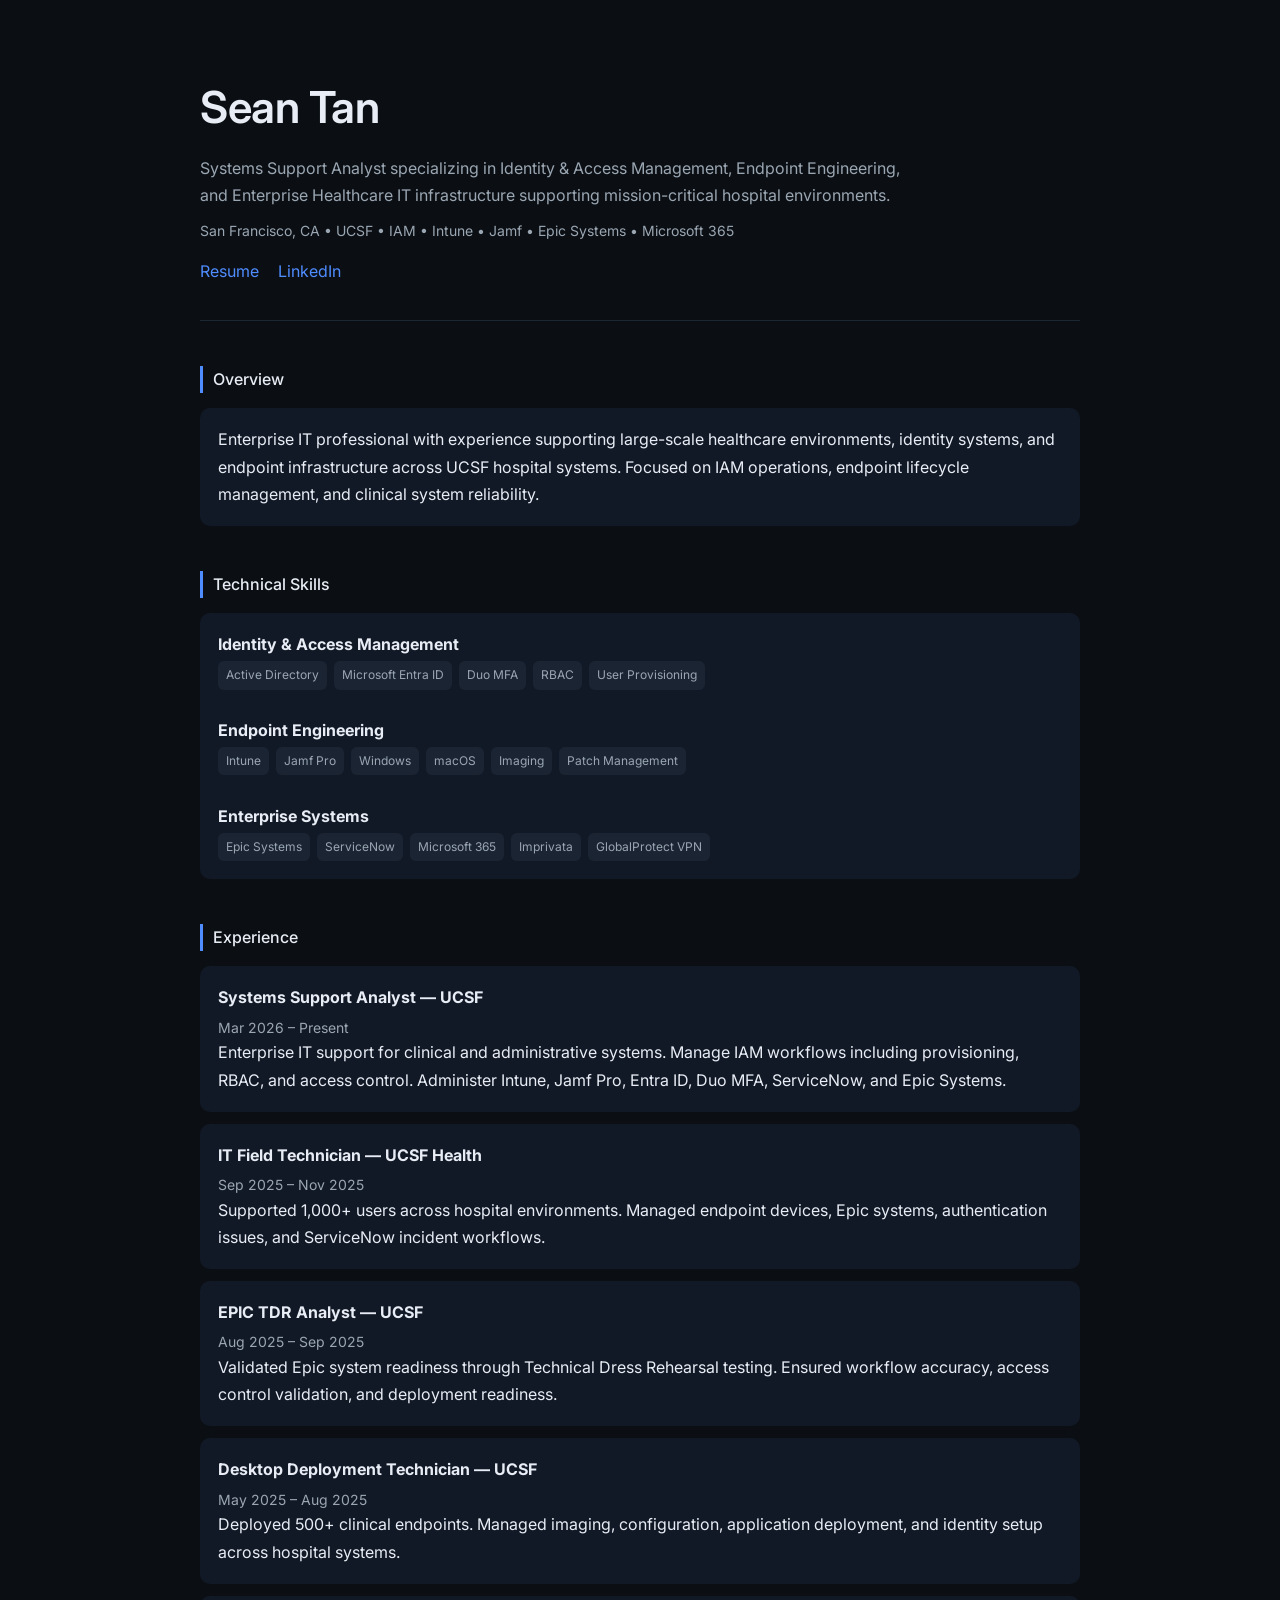
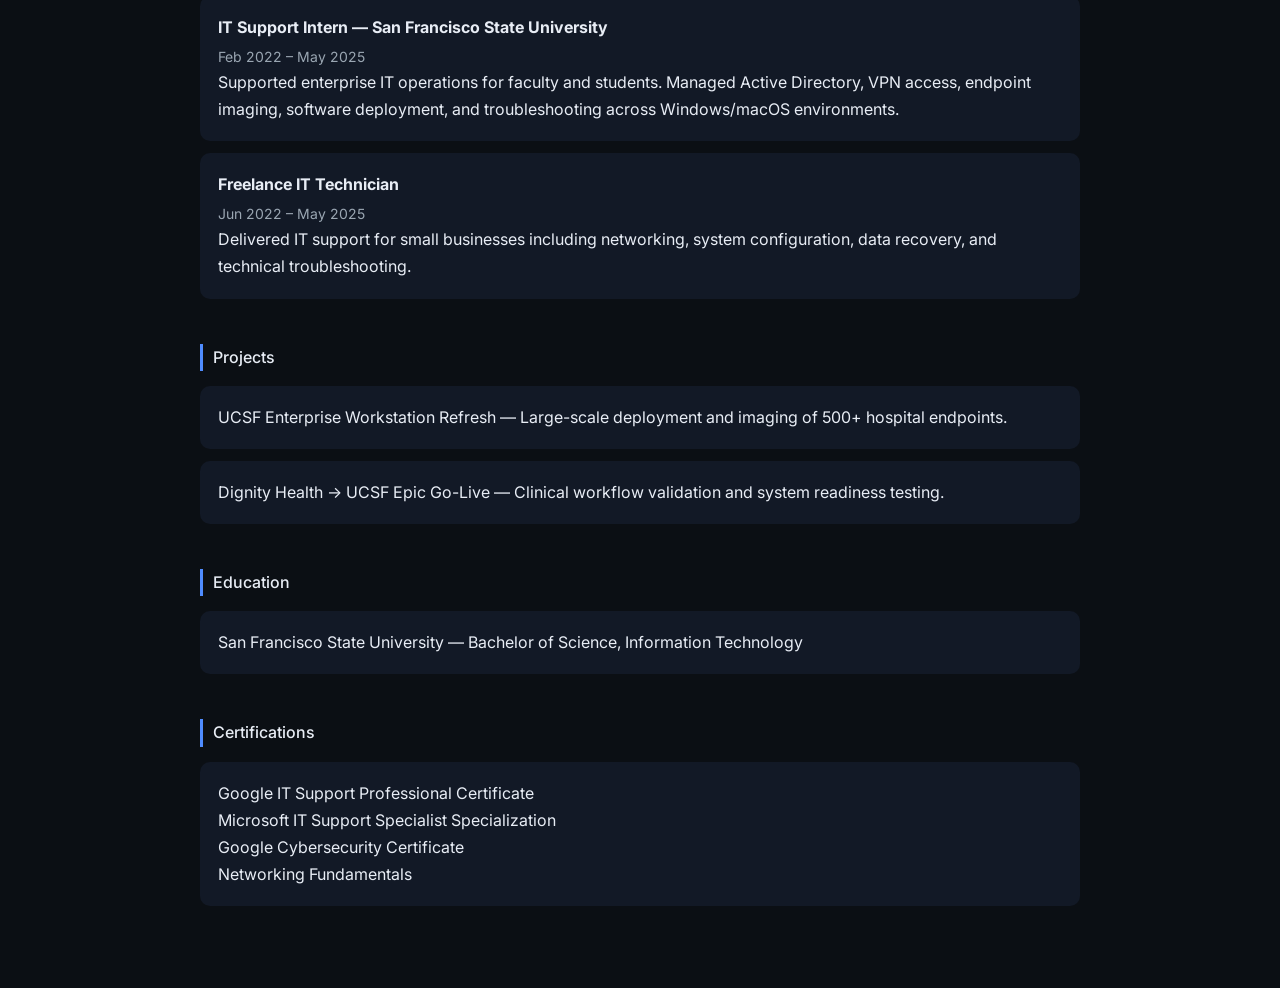
<file: index.html>
<!DOCTYPE html>
<html lang="en">
<head>
<meta charset="UTF-8">
<meta name="viewport" content="width=device-width, initial-scale=1.0">

<title>Sean Tan | Systems Support Analyst</title>

<link href="https://fonts.googleapis.com/css2?family=Inter:wght@300;400;500;600&display=swap" rel="stylesheet">

<style>
:root{
  --bg:#0b0f14;
  --card:#121926;
  --text:#e8edf5;
  --muted:#9aa6b2;
  --accent:#4f8cff;
}

*{
  margin:0;
  padding:0;
  box-sizing:border-box;
  font-family:Inter;
}

body{
  background:var(--bg);
  color:var(--text);
  line-height:1.7;
  overflow-x:hidden;
}

/* layout */
.container{
  max-width:920px;
  margin:auto;
  padding:70px 20px;
}

/* HERO */
.hero{
  opacity:0;
  transform:translateY(20px);
  animation:fadeUp 0.8s ease forwards;
}

.hero h1{
  font-size:44px;
  font-weight:600;
  letter-spacing:-0.5px;
}

.hero p{
  color:var(--muted);
  margin-top:10px;
  max-width:700px;
}

/* LINKS */
.links{
  margin-top:15px;
}

.links a{
  margin-right:15px;
  color:var(--accent);
  text-decoration:none;
}

/* SECTION ANIMATION */
.section{
  margin-top:45px;
  opacity:0;
  transform:translateY(25px);
  animation:fadeUp 0.8s ease forwards;
  animation-delay:0.2s;
  animation-fill-mode:forwards;
}

.section:nth-child(3){animation-delay:0.2s;}
.section:nth-child(4){animation-delay:0.3s;}
.section:nth-child(5){animation-delay:0.4s;}
.section:nth-child(6){animation-delay:0.5s;}
.section:nth-child(7){animation-delay:0.6s;}
.section:nth-child(8){animation-delay:0.7s;}

.section h2{
  font-size:16px;
  font-weight:500;
  color:var(--text);
  border-left:3px solid var(--accent);
  padding-left:10px;
  margin-bottom:15px;
}

/* CARD */
.card{
  background:var(--card);
  padding:18px;
  border-radius:10px;
  margin-bottom:12px;
  transition:transform 0.25s ease, background 0.25s ease;
}

.card:hover{
  transform:translateY(-3px);
  background:#162033;
}

.meta{
  color:var(--muted);
  font-size:14px;
  margin-top:4px;
}

/* TAGS */
.tag{
  display:inline-block;
  background:#1b2433;
  padding:4px 8px;
  margin:3px 3px 0 0;
  border-radius:6px;
  font-size:12px;
  color:var(--muted);
}

/* divider */
hr{
  border:none;
  border-top:1px solid #1d2633;
  margin:35px 0;
}

/* animations */
@keyframes fadeUp{
  to{
    opacity:1;
    transform:translateY(0);
  }
}
</style>

</head>

<body>

<div class="container">

<!-- HERO -->
<div class="hero">
  <h1>Sean Tan</h1>
  <p>Systems Support Analyst specializing in Identity & Access Management, Endpoint Engineering, and Enterprise Healthcare IT infrastructure supporting mission-critical hospital environments.</p>

  <p class="meta">
    San Francisco, CA • UCSF • IAM • Intune • Jamf • Epic Systems • Microsoft 365
  </p>

  <div class="links">
    <a href="https://docs.google.com/document/d/1vMyOjoqXnOFLeDWb4vUq7reB1vUgciDQAV2CLhjzUIo/edit?usp=sharing">Resume</a>
    <a href="https://www.linkedin.com/in/sean-s-tan/">LinkedIn</a>
  </div>
</div>

<hr>

<!-- SUMMARY -->
<div class="section">
  <h2>Overview</h2>
  <div class="card">
    Enterprise IT professional with experience supporting large-scale healthcare environments, identity systems, and endpoint infrastructure across UCSF hospital systems.

    Focused on IAM operations, endpoint lifecycle management, and clinical system reliability.
  </div>
</div>

<!-- SKILLS -->
<div class="section">
  <h2>Technical Skills</h2>
  <div class="card">

    <strong>Identity & Access Management</strong><br>
    <span class="tag">Active Directory</span>
    <span class="tag">Microsoft Entra ID</span>
    <span class="tag">Duo MFA</span>
    <span class="tag">RBAC</span>
    <span class="tag">User Provisioning</span>

    <br><br>

    <strong>Endpoint Engineering</strong><br>
    <span class="tag">Intune</span>
    <span class="tag">Jamf Pro</span>
    <span class="tag">Windows</span>
    <span class="tag">macOS</span>
    <span class="tag">Imaging</span>
    <span class="tag">Patch Management</span>

    <br><br>

    <strong>Enterprise Systems</strong><br>
    <span class="tag">Epic Systems</span>
    <span class="tag">ServiceNow</span>
    <span class="tag">Microsoft 365</span>
    <span class="tag">Imprivata</span>
    <span class="tag">GlobalProtect VPN</span>

  </div>
</div>

<!-- EXPERIENCE -->
<div class="section">
  <h2>Experience</h2>

  <div class="card">
    <strong>Systems Support Analyst — UCSF</strong>
    <div class="meta">Mar 2026 – Present</div>
    <p>Enterprise IT support for clinical and administrative systems. Manage IAM workflows including provisioning, RBAC, and access control. Administer Intune, Jamf Pro, Entra ID, Duo MFA, ServiceNow, and Epic Systems.</p>
  </div>

  <div class="card">
    <strong>IT Field Technician — UCSF Health</strong>
    <div class="meta">Sep 2025 – Nov 2025</div>
    <p>Supported 1,000+ users across hospital environments. Managed endpoint devices, Epic systems, authentication issues, and ServiceNow incident workflows.</p>
  </div>

  <div class="card">
    <strong>EPIC TDR Analyst — UCSF</strong>
    <div class="meta">Aug 2025 – Sep 2025</div>
    <p>Validated Epic system readiness through Technical Dress Rehearsal testing. Ensured workflow accuracy, access control validation, and deployment readiness.</p>
  </div>

  <div class="card">
    <strong>Desktop Deployment Technician — UCSF</strong>
    <div class="meta">May 2025 – Aug 2025</div>
    <p>Deployed 500+ clinical endpoints. Managed imaging, configuration, application deployment, and identity setup across hospital systems.</p>
  </div>

  <div class="card">
    <strong>IT Support Intern — San Francisco State University</strong>
    <div class="meta">Feb 2022 – May 2025</div>
    <p>Supported enterprise IT operations for faculty and students. Managed Active Directory, VPN access, endpoint imaging, software deployment, and troubleshooting across Windows/macOS environments.</p>
  </div>

  <div class="card">
    <strong>Freelance IT Technician</strong>
    <div class="meta">Jun 2022 – May 2025</div>
    <p>Delivered IT support for small businesses including networking, system configuration, data recovery, and technical troubleshooting.</p>
  </div>

</div>

<!-- PROJECTS -->
<div class="section">
  <h2>Projects</h2>

  <div class="card">
    UCSF Enterprise Workstation Refresh — Large-scale deployment and imaging of 500+ hospital endpoints.
  </div>

  <div class="card">
    Dignity Health → UCSF Epic Go-Live — Clinical workflow validation and system readiness testing.
  </div>

</div>

<!-- EDUCATION -->
<div class="section">
  <h2>Education</h2>

  <div class="card">
    San Francisco State University — Bachelor of Science, Information Technology
  </div>

</div>

<!-- CERTIFICATIONS -->
<div class="section">
  <h2>Certifications</h2>

  <div class="card">
    Google IT Support Professional Certificate<br>
    Microsoft IT Support Specialist Specialization<br>
    Google Cybersecurity Certificate<br>
    Networking Fundamentals
  </div>

</div>

</div>

</body>
</html>
</file>
